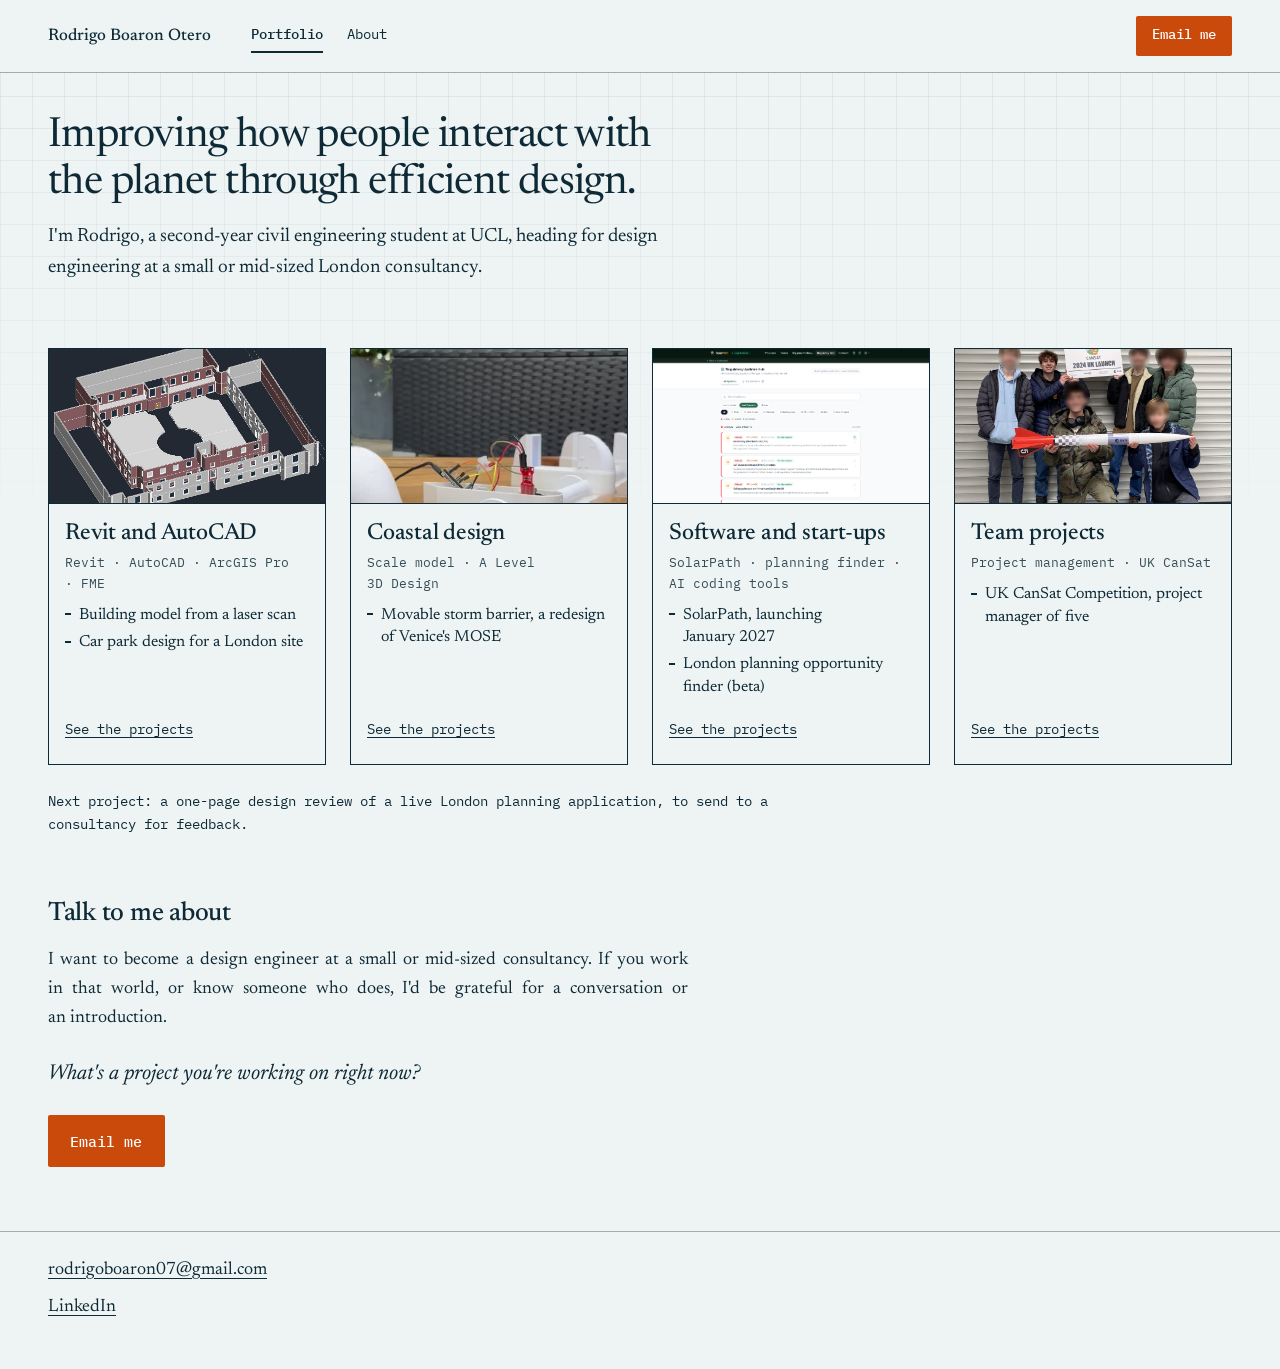
<file: index.html>
<!doctype html>
<html lang="en">
<head>
<meta charset="utf-8">
<meta name="viewport" content="width=device-width, initial-scale=1">
<meta name="robots" content="noindex, nofollow">
<title>Portfolio, Rodrigo Boaron Otero, civil engineering student</title>
<meta name="description" content="Improving how people interact with the planet through efficient design. Projects by Rodrigo Boaron Otero, civil engineering student at UCL: Revit and AutoCAD, coastal design, software and start-ups, team projects.">
<meta property="og:title" content="Portfolio, Rodrigo Boaron Otero, civil engineering student">
<meta property="og:description" content="Improving how people interact with the planet through efficient design. Projects by Rodrigo Boaron Otero, civil engineering student at UCL: Revit and AutoCAD, coastal design, software and start-ups, team projects.">
<meta property="og:type" content="website">
<link rel="icon" href="data:image/svg+xml,%3Csvg xmlns='http://www.w3.org/2000/svg' viewBox='0 0 32 32'%3E%3Crect width='32' height='32' fill='%230e2a36'/%3E%3Ctext x='16' y='23' font-family='Georgia,serif' font-size='20' text-anchor='middle' fill='%23eef3f4'%3ER%3C/text%3E%3C/svg%3E">
<link rel="preconnect" href="https://fonts.googleapis.com">
<link rel="preconnect" href="https://fonts.gstatic.com" crossorigin>
<link href="https://fonts.googleapis.com/css2?family=IBM+Plex+Mono:wght@400;500&family=Newsreader:ital,opsz,wght@0,6..72,400;0,6..72,500;1,6..72,400&display=swap" rel="stylesheet">
<link rel="stylesheet" href="style.css">
</head>
<body>
<header class="top">
  <a class="name" href="index.html">Rodrigo Boaron Otero</a>
  <nav class="nav" aria-label="Main">
    <a href="index.html" aria-current="page">Portfolio</a>
    <a href="about.html">About</a>
  </nav>
  <a class="btn btn-small" href="mailto:rodrigoboaron07@gmail.com?subject=Hello%20Rodrigo">Email me</a>
</header>

<main>

  <section class="hero hero-compact">
    <h1>Improving how people interact with the planet through efficient design.</h1>
    <p class="lede">I'm Rodrigo, a second-year civil engineering student at UCL, heading for design engineering at a small or mid-sized London consultancy.</p>
  </section>

  <section class="cats-wrap" aria-label="Project categories">
  <div class="cats">
    <a class="cat" href="cad.html">
      <img src="images/revit-model-3d.jpg" alt="3D view of a Revit model of a two-storey courtyard building" width="1200" height="750" loading="lazy">
      <div class="cat-body">
        <h2>Revit and AutoCAD</h2>
        <p class="tags">Revit · AutoCAD · ArcGIS Pro · FME</p>
        <ul class="items"><li>Building model from a laser scan</li><li>Car park design for a London site</li></ul>
        <span class="go">See the projects</span>
      </div>
    </a>
    <a class="cat" href="coastal.html">
      <img src="media/barrier-model-poster.jpg" alt="A scale model of a movable storm barrier across a water channel" width="1200" height="750" loading="lazy">
      <div class="cat-body">
        <h2>Coastal design</h2>
        <p class="tags">Scale model · A Level 3D Design</p>
        <ul class="items"><li>Movable storm barrier, a redesign of Venice's MOSE</li></ul>
        <span class="go">See the projects</span>
      </div>
    </a>
    <a class="cat" href="ventures.html">
      <img src="images/solarpath-regulatory-hub.png" alt="Screenshot of the SolarPath regulatory updates hub" width="1200" height="750" loading="lazy" style="object-position:50% 0">
      <div class="cat-body">
        <h2>Software and start-ups</h2>
        <p class="tags">SolarPath · planning finder · AI coding tools</p>
        <ul class="items"><li>SolarPath, launching January 2027</li><li>London planning opportunity finder (beta)</li></ul>
        <span class="go">See the projects</span>
      </div>
    </a>
    <a class="cat" href="teams.html">
      <img src="images/cansat-team.jpg" alt="Team members at the 2024 UK CanSat launch holding a rocket" width="1200" height="750" loading="lazy" style="object-position:50% 52%">
      <div class="cat-body">
        <h2>Team projects</h2>
        <p class="tags">Project management · UK CanSat</p>
        <ul class="items"><li>UK CanSat Competition, project manager of five</li></ul>
        <span class="go">See the projects</span>
      </div>
    </a>
  </div>
    <p class="now">Next project: a one-page design review of a live London planning application, to send to a consultancy for feedback.</p>
  </section>

  <section class="ask">
    <h2>Talk to me about</h2>
    <p>I want to become a design engineer at a small or mid-sized consultancy. If you work in that world, or know someone who does, I'd be grateful for a conversation or an introduction.</p>
    <p class="question">What's a project you're working on right now?</p>
    <a class="btn" href="mailto:rodrigoboaron07@gmail.com?subject=Hello%20Rodrigo">Email me</a>
  </section>

</main>

<footer>
  <p><a href="mailto:rodrigoboaron07@gmail.com">rodrigoboaron07@gmail.com</a></p>
  <p><a href="https://www.linkedin.com/in/rodrigoboaronotero">LinkedIn</a></p>
</footer>
</body>
</html>
</file>
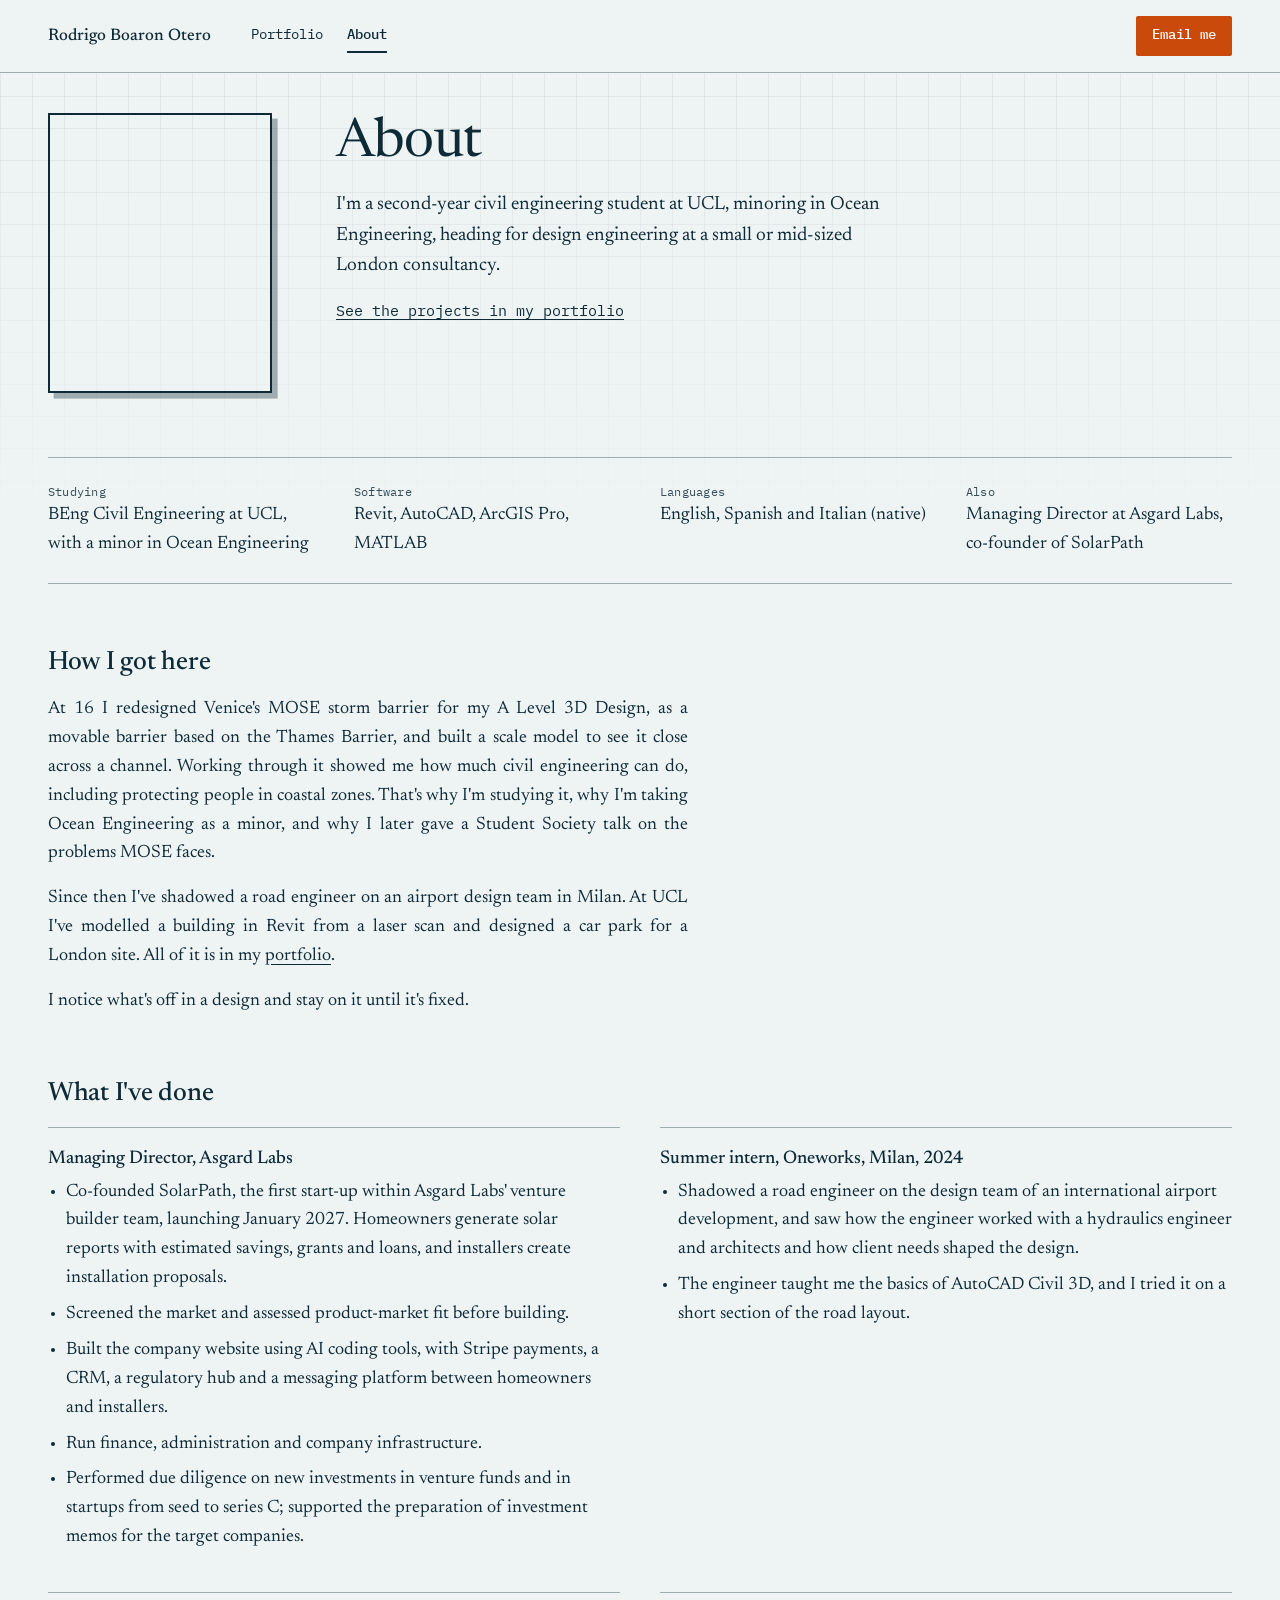
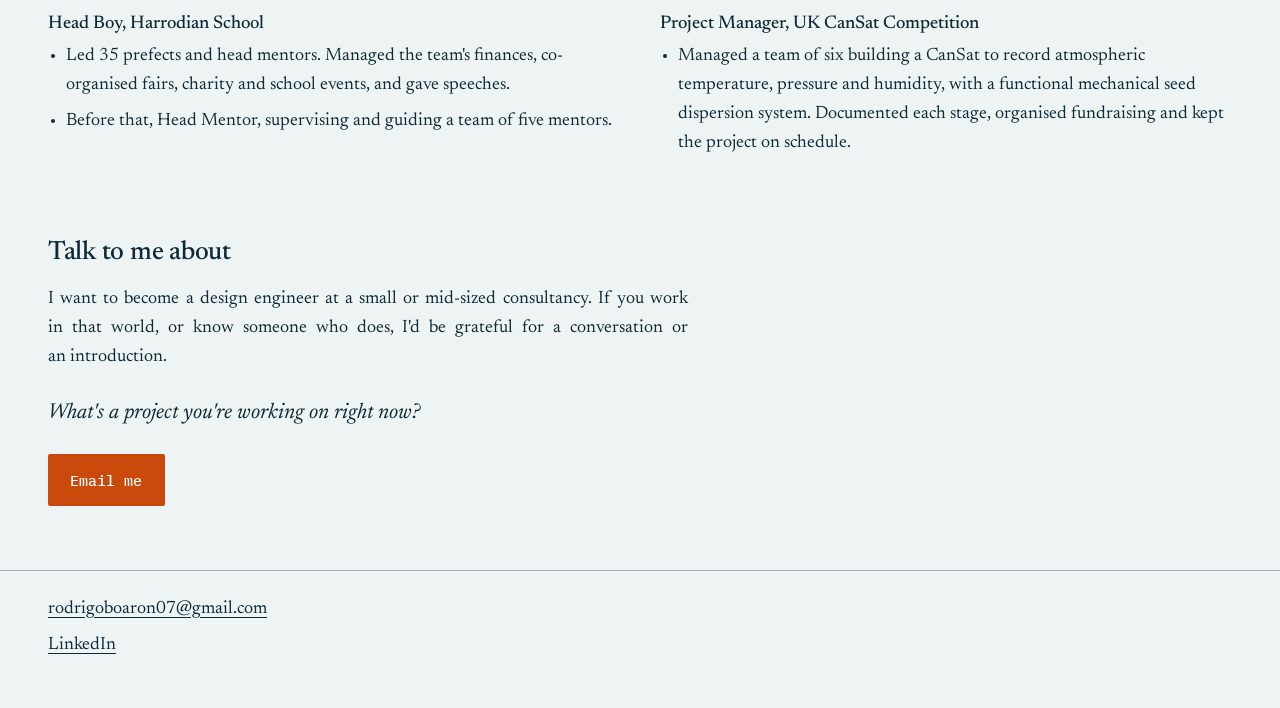
<file: about.html>
<!doctype html>
<html lang="en">
<head>
<meta charset="utf-8">
<meta name="viewport" content="width=device-width, initial-scale=1">
<meta name="robots" content="noindex, nofollow">
<title>About, Rodrigo Boaron Otero</title>
<meta name="description" content="Rodrigo Boaron Otero: civil engineering student at UCL, minoring in Ocean Engineering, heading for design engineering at a London consultancy.">
<meta property="og:title" content="About, Rodrigo Boaron Otero">
<meta property="og:description" content="Rodrigo Boaron Otero: civil engineering student at UCL, minoring in Ocean Engineering, heading for design engineering at a London consultancy.">
<meta property="og:type" content="website">
<link rel="icon" href="data:image/svg+xml,%3Csvg xmlns='http://www.w3.org/2000/svg' viewBox='0 0 32 32'%3E%3Crect width='32' height='32' fill='%230e2a36'/%3E%3Ctext x='16' y='23' font-family='Georgia,serif' font-size='20' text-anchor='middle' fill='%23eef3f4'%3ER%3C/text%3E%3C/svg%3E">
<link rel="preconnect" href="https://fonts.googleapis.com">
<link rel="preconnect" href="https://fonts.gstatic.com" crossorigin>
<link href="https://fonts.googleapis.com/css2?family=IBM+Plex+Mono:wght@400;500&family=Newsreader:ital,opsz,wght@0,6..72,400;0,6..72,500;1,6..72,400&display=swap" rel="stylesheet">
<link rel="stylesheet" href="style.css">
</head>
<body>
<header class="top">
  <a class="name" href="index.html">Rodrigo Boaron Otero</a>
  <nav class="nav" aria-label="Main">
    <a href="index.html">Portfolio</a>
    <a href="about.html" aria-current="page">About</a>
  </nav>
  <a class="btn btn-small" href="mailto:rodrigoboaron07@gmail.com?subject=Hello%20Rodrigo">Email me</a>
</header>

<main>

  <section class="hero about-head">
    <figure class="portrait" aria-hidden="true"><div class="portrait-empty"></div></figure>
    <div>
      <h1>About</h1>
      <p class="lede">I'm a second-year civil engineering student at UCL, minoring in Ocean Engineering, heading for design engineering at a small or mid-sized London consultancy.</p>
      <p><a class="textlink" href="index.html">See the projects in my portfolio</a></p>
    </div>
  </section>

  <section class="creds" aria-label="Background">
    <dl>
      <div><dt>Studying</dt><dd>BEng Civil Engineering at UCL, with a minor in Ocean Engineering</dd></div>
      <div><dt>Software</dt><dd>Revit, AutoCAD, ArcGIS Pro, MATLAB</dd></div>
      <div><dt>Languages</dt><dd>English, Spanish and Italian (native)</dd></div>
      <div><dt>Also</dt><dd>Managing Director at Asgard Labs, co-founder of SolarPath</dd></div>
    </dl>
  </section>

  <section class="story">
    <h2>How I got here</h2>
    <p>At 16 I redesigned Venice's MOSE storm barrier for my A Level 3D Design, as a movable barrier based on the Thames Barrier, and built a scale model to see it close across a channel. Working through it showed me how much civil engineering can do, including protecting people in coastal zones. That's why I'm studying it, why I'm taking Ocean Engineering as a minor, and why I later gave a Student Society talk on the problems MOSE faces.</p>
    <p>Since then I've shadowed a road engineer on an airport design team in Milan. At UCL I've modelled a building in Revit from a laser scan and designed a car park for a London site. All of it is in my <a href="index.html">portfolio</a>.</p>
    <p>I notice what's off in a design and stay on it until it's fixed.</p>
  </section>

  <section class="proof">
    <h2>What I've done</h2>
    <div class="jobs">

    <article>
      <h3>Managing Director, Asgard Labs</h3>
      <ul>
        <li>Co-founded SolarPath, the first start-up within Asgard Labs' venture builder team, launching January 2027. Homeowners generate solar reports with estimated savings, grants and loans, and installers create installation proposals.</li>
        <li>Screened the market and assessed product-market fit before building.</li>
        <li>Built the company website using AI coding tools, with Stripe payments, a CRM, a regulatory hub and a messaging platform between homeowners and installers.</li>
        <li>Run finance, administration and company infrastructure.</li>
        <li>Performed due diligence on new investments in venture funds and in startups from seed to series C; supported the preparation of investment memos for the target companies.</li>
      </ul>
    </article>

    <article>
      <h3>Summer intern, Oneworks, Milan, 2024</h3>
      <ul>
        <li>Shadowed a road engineer on the design team of an international airport development, and saw how the engineer worked with a hydraulics engineer and architects and how client needs shaped the design.</li>
        <li>The engineer taught me the basics of AutoCAD Civil 3D, and I tried it on a short section of the road layout.</li>
      </ul>
    </article>

    <article>
      <h3>Head Boy, Harrodian School</h3>
      <ul>
        <li>Led 35 prefects and head mentors. Managed the team's finances, co-organised fairs, charity and school events, and gave speeches.</li>
        <li>Before that, Head Mentor, supervising and guiding a team of five mentors.</li>
      </ul>
    </article>

    <article>
      <h3>Project Manager, UK CanSat Competition</h3>
      <ul>
        <li>Managed a team of six building a CanSat to record atmospheric temperature, pressure and humidity, with a functional mechanical seed dispersion system. Documented each stage, organised fundraising and kept the project on schedule.</li>
      </ul>
    </article>

    </div>
  </section>

  <section class="ask">
    <h2>Talk to me about</h2>
    <p>I want to become a design engineer at a small or mid-sized consultancy. If you work in that world, or know someone who does, I'd be grateful for a conversation or an introduction.</p>
    <p class="question">What's a project you're working on right now?</p>
    <a class="btn" href="mailto:rodrigoboaron07@gmail.com?subject=Hello%20Rodrigo">Email me</a>
  </section>

</main>

<footer>
  <p><a href="mailto:rodrigoboaron07@gmail.com">rodrigoboaron07@gmail.com</a></p>
  <p><a href="https://www.linkedin.com/in/rodrigoboaronotero">LinkedIn</a></p>
</footer>
</body>
</html>
</file>
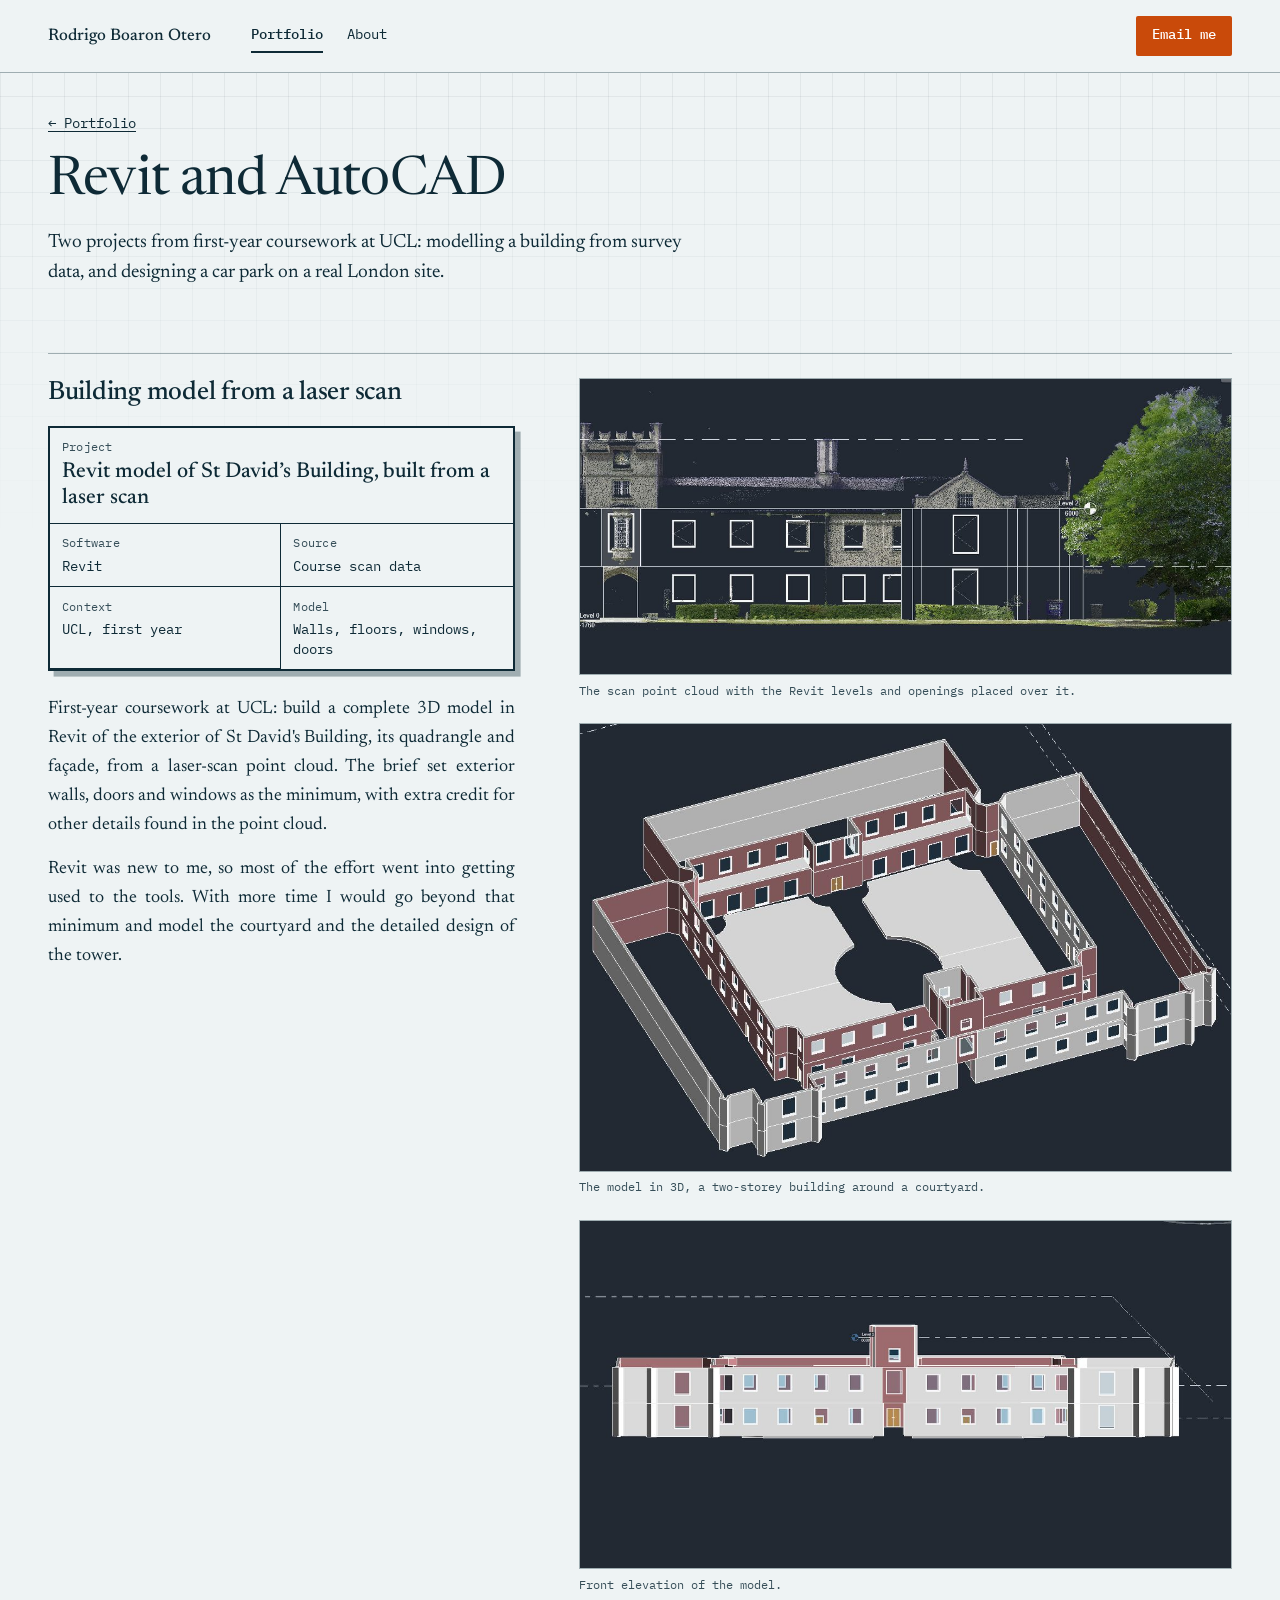
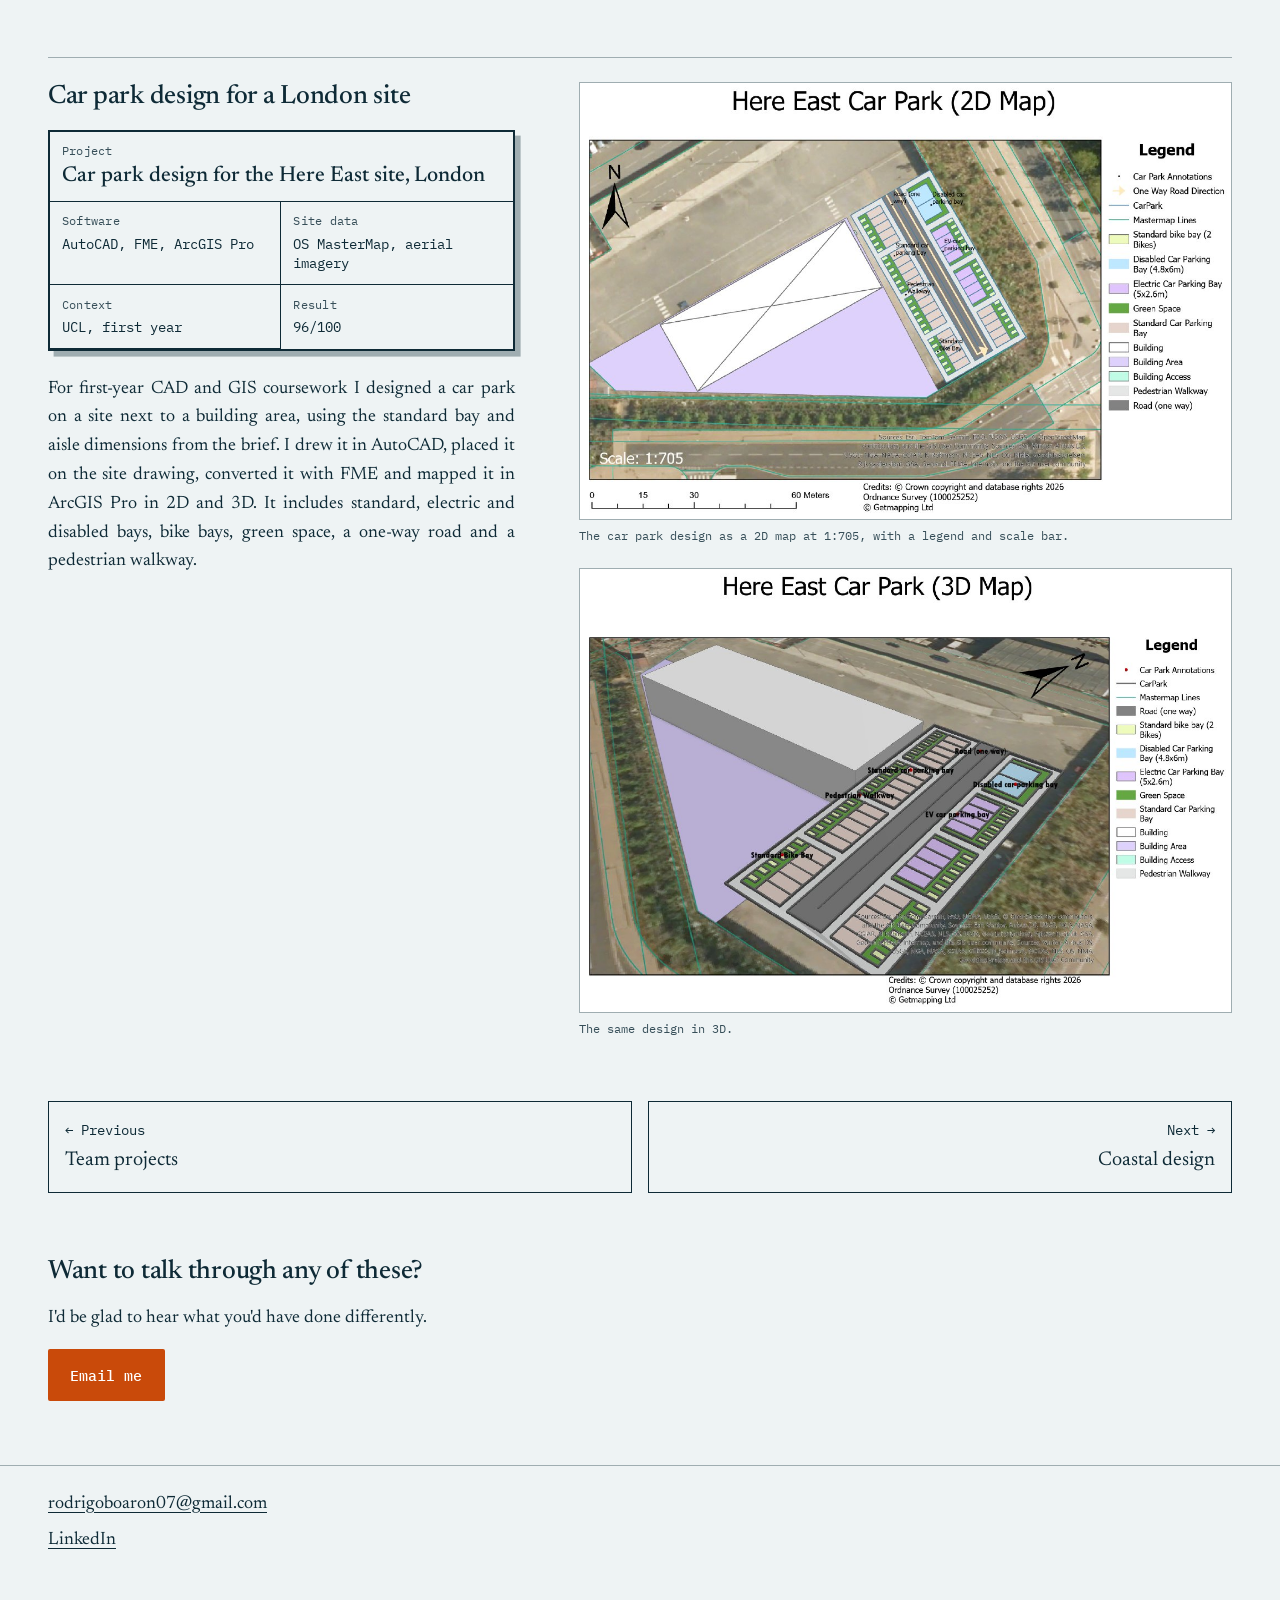
<file: cad.html>
<!doctype html>
<html lang="en">
<head>
<meta charset="utf-8">
<meta name="viewport" content="width=device-width, initial-scale=1">
<meta name="robots" content="noindex, nofollow">
<title>Revit and AutoCAD, Rodrigo Boaron Otero</title>
<meta name="description" content="Two UCL projects: a Revit model of a building built from a laser scan, and a car park design drawn in AutoCAD and mapped in ArcGIS Pro.">
<meta property="og:title" content="Revit and AutoCAD, Rodrigo Boaron Otero">
<meta property="og:description" content="Two UCL projects: a Revit model of a building built from a laser scan, and a car park design drawn in AutoCAD and mapped in ArcGIS Pro.">
<meta property="og:type" content="website">
<link rel="icon" href="data:image/svg+xml,%3Csvg xmlns='http://www.w3.org/2000/svg' viewBox='0 0 32 32'%3E%3Crect width='32' height='32' fill='%230e2a36'/%3E%3Ctext x='16' y='23' font-family='Georgia,serif' font-size='20' text-anchor='middle' fill='%23eef3f4'%3ER%3C/text%3E%3C/svg%3E">
<link rel="preconnect" href="https://fonts.googleapis.com">
<link rel="preconnect" href="https://fonts.gstatic.com" crossorigin>
<link href="https://fonts.googleapis.com/css2?family=IBM+Plex+Mono:wght@400;500&family=Newsreader:ital,opsz,wght@0,6..72,400;0,6..72,500;1,6..72,400&display=swap" rel="stylesheet">
<link rel="stylesheet" href="style.css">
</head>
<body>
<header class="top">
  <a class="name" href="index.html">Rodrigo Boaron Otero</a>
  <nav class="nav" aria-label="Main">
    <a href="index.html" aria-current="page">Portfolio</a>
    <a href="about.html">About</a>
  </nav>
  <a class="btn btn-small" href="mailto:rodrigoboaron07@gmail.com?subject=Hello%20Rodrigo">Email me</a>
</header>

<main>

  <section class="hero">
    <p class="crumb"><a href="index.html">&larr; Portfolio</a></p>
    <h1>Revit and AutoCAD</h1>
    <p class="lede">Two projects from first-year coursework at UCL: modelling a building from survey data, and designing a car park on a real London site.</p>
  </section>

  <section id="revit" class="project">
    <div class="text">
    <h2>Building model from a laser scan</h2>
    <div class="titleblock" role="table" aria-label="Project details">
      <div class="tb-row tb-wide" role="row"><span class="tb-k" role="rowheader">Project</span><span class="tb-v tb-big" role="cell">Revit model of St David&rsquo;s Building, built from a laser scan</span></div>
      <div class="tb-row" role="row"><span class="tb-k" role="rowheader">Software</span><span class="tb-v" role="cell">Revit</span></div>
      <div class="tb-row" role="row"><span class="tb-k" role="rowheader">Source</span><span class="tb-v" role="cell">Course scan data</span></div>
      <div class="tb-row" role="row"><span class="tb-k" role="rowheader">Context</span><span class="tb-v" role="cell">UCL, first year</span></div>
      <div class="tb-row" role="row"><span class="tb-k" role="rowheader">Model</span><span class="tb-v" role="cell">Walls, floors, windows, doors</span></div>
    </div>
      <p>First-year coursework at UCL: build a complete 3D model in Revit of the exterior of St David's Building, its quadrangle and fa&ccedil;ade, from a laser-scan point cloud. The brief set exterior walls, doors and windows as the minimum, with extra credit for other details found in the point cloud.</p>
      <p>Revit was new to me, so most of the effort went into getting used to the tools. With more time I would go beyond that minimum and model the courtyard and the detailed design of the tower.</p>
    </div>
    <div class="figs">
      <figure class="shot">
        <img src="images/revit-scan-overlay.jpg" alt="Revit elevation with window and door openings placed over the laser-scan point cloud of a stone building with a tree on the right" width="1200" height="544" loading="lazy">
        <figcaption>The scan point cloud with the Revit levels and openings placed over it.</figcaption>
      </figure>
      <figure class="shot">
        <img src="images/revit-model-3d.jpg" alt="3D view of the Revit model, a two-storey courtyard building with brick and rendered walls" width="1035" height="710" loading="lazy">
        <figcaption>The model in 3D, a two-storey building around a courtyard.</figcaption>
      </figure>
      <figure class="shot">
        <img src="images/revit-front-elevation.jpg" alt="Front elevation of the Revit model with a central entrance and two rows of windows" width="1200" height="640" loading="lazy">
        <figcaption>Front elevation of the model.</figcaption>
      </figure>
    </div>
  </section>
  <section id="carpark" class="project">
    <div class="text">
    <h2>Car park design for a London site</h2>
    <div class="titleblock" role="table" aria-label="Project details">
      <div class="tb-row tb-wide" role="row"><span class="tb-k" role="rowheader">Project</span><span class="tb-v tb-big" role="cell">Car park design for the Here East site, London</span></div>
      <div class="tb-row" role="row"><span class="tb-k" role="rowheader">Software</span><span class="tb-v" role="cell">AutoCAD, FME, ArcGIS Pro</span></div>
      <div class="tb-row" role="row"><span class="tb-k" role="rowheader">Site data</span><span class="tb-v" role="cell">OS MasterMap, aerial imagery</span></div>
      <div class="tb-row" role="row"><span class="tb-k" role="rowheader">Context</span><span class="tb-v" role="cell">UCL, first year</span></div>
      <div class="tb-row" role="row"><span class="tb-k" role="rowheader">Result</span><span class="tb-v" role="cell">96/100</span></div>
    </div>
      <p>For first-year CAD and GIS coursework I designed a car park on a site next to a building area, using the standard bay and aisle dimensions from the brief. I drew it in AutoCAD, placed it on the site drawing, converted it with FME and mapped it in ArcGIS Pro in 2D and 3D. It includes standard, electric and disabled bays, bike bays, green space, a one-way road and a pedestrian walkway.</p>
    </div>
    <div class="figs">
      <figure class="shot">
        <img src="images/carpark-2d.jpg" alt="Plan of a car park beside a building area, showing standard, electric and disabled bays, bike bays, green space and a one-way road, with a legend" width="1175" height="787" loading="lazy">
        <figcaption>The car park design as a 2D map at 1:705, with a legend and scale bar.</figcaption>
      </figure>
      <figure class="shot">
        <img src="images/carpark-3d.jpg" alt="The same car park in a 3D view, with the building extruded beside it" width="1226" height="834" loading="lazy">
        <figcaption>The same design in 3D.</figcaption>
      </figure>
    </div>
  </section>

  <nav class="pager" aria-label="More projects">
    <a class="prev" href="teams.html">&larr; Previous<span>Team projects</span></a>
    <a class="next" href="coastal.html">Next &rarr;<span>Coastal design</span></a>
  </nav>

  <section class="ask">
    <h2>Want to talk through any of these?</h2>
    <p>I'd be glad to hear what you'd have done differently.</p>
    <a class="btn" href="mailto:rodrigoboaron07@gmail.com?subject=Hello%20Rodrigo">Email me</a>
  </section>

</main>

<footer>
  <p><a href="mailto:rodrigoboaron07@gmail.com">rodrigoboaron07@gmail.com</a></p>
  <p><a href="https://www.linkedin.com/in/rodrigoboaronotero">LinkedIn</a></p>
</footer>
</body>
</html>
</file>
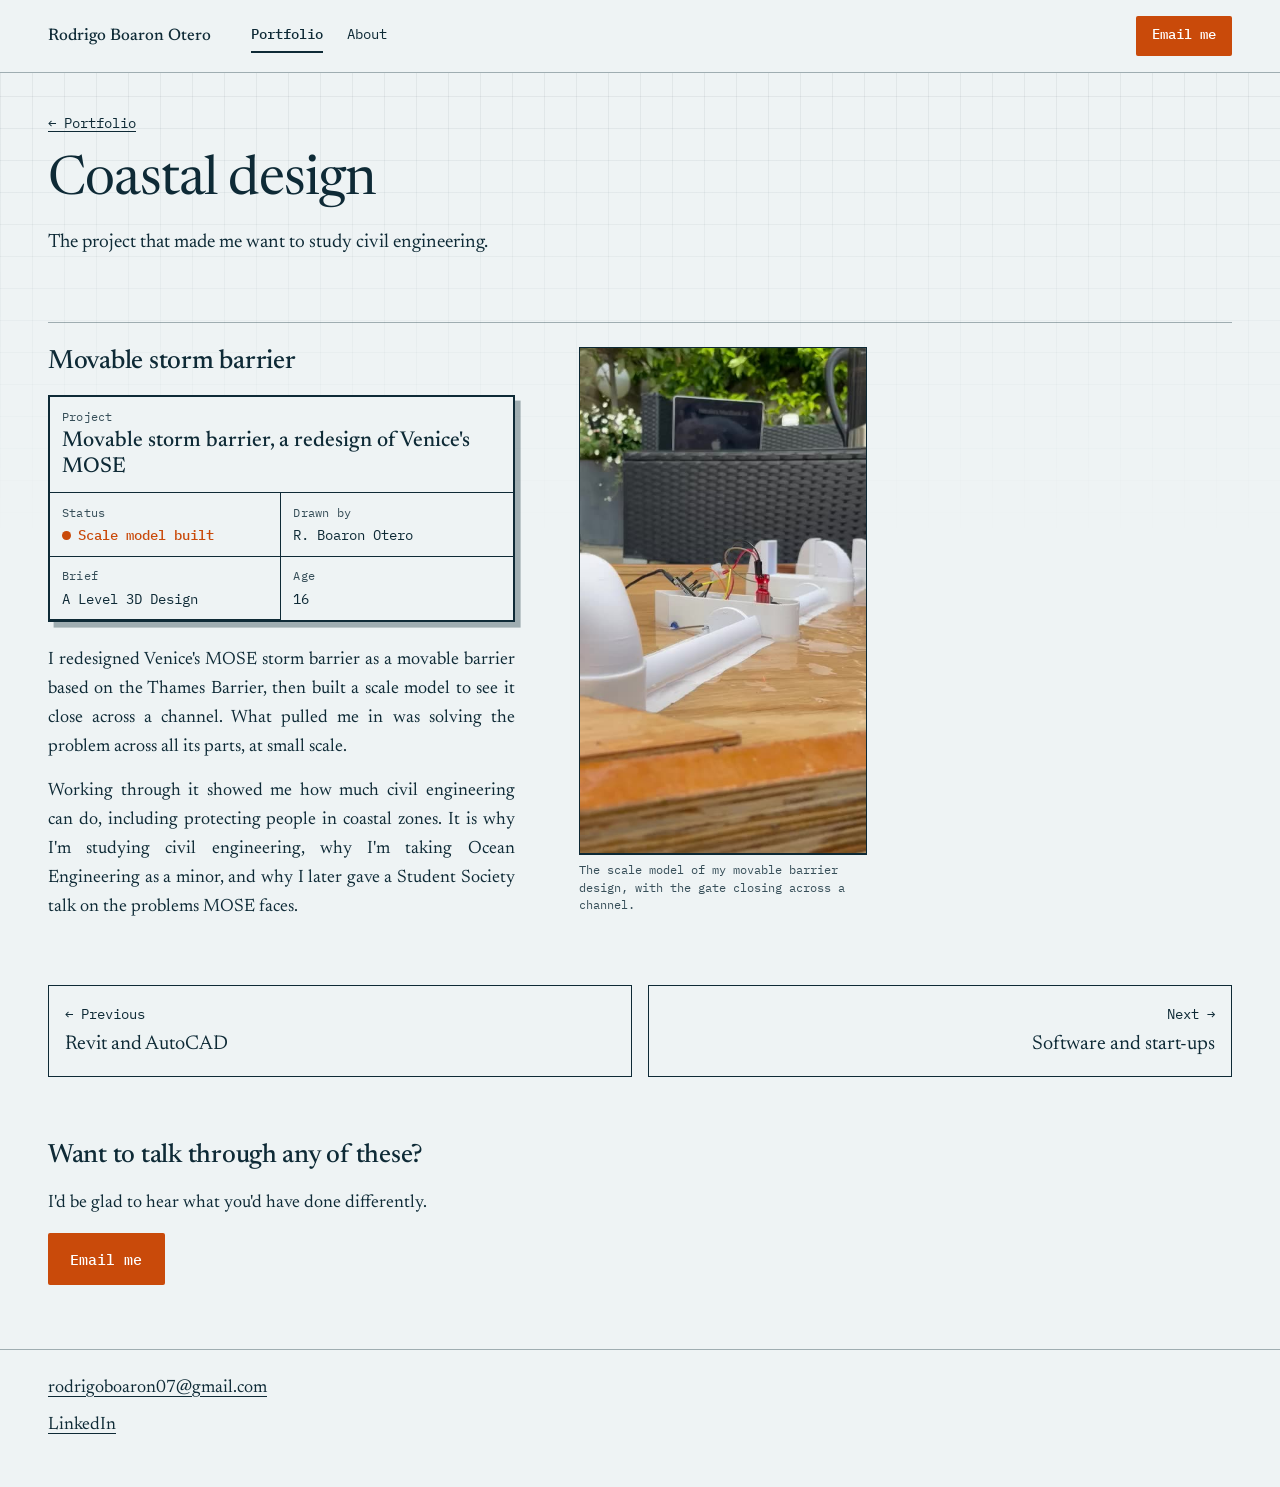
<file: coastal.html>
<!doctype html>
<html lang="en">
<head>
<meta charset="utf-8">
<meta name="viewport" content="width=device-width, initial-scale=1">
<meta name="robots" content="noindex, nofollow">
<title>Coastal design, Rodrigo Boaron Otero</title>
<meta name="description" content="A redesign of the MOSE storm barrier in Venice as a movable barrier, with a working scale model.">
<meta property="og:title" content="Coastal design, Rodrigo Boaron Otero">
<meta property="og:description" content="A redesign of the MOSE storm barrier in Venice as a movable barrier, with a working scale model.">
<meta property="og:type" content="website">
<link rel="icon" href="data:image/svg+xml,%3Csvg xmlns='http://www.w3.org/2000/svg' viewBox='0 0 32 32'%3E%3Crect width='32' height='32' fill='%230e2a36'/%3E%3Ctext x='16' y='23' font-family='Georgia,serif' font-size='20' text-anchor='middle' fill='%23eef3f4'%3ER%3C/text%3E%3C/svg%3E">
<link rel="preconnect" href="https://fonts.googleapis.com">
<link rel="preconnect" href="https://fonts.gstatic.com" crossorigin>
<link href="https://fonts.googleapis.com/css2?family=IBM+Plex+Mono:wght@400;500&family=Newsreader:ital,opsz,wght@0,6..72,400;0,6..72,500;1,6..72,400&display=swap" rel="stylesheet">
<link rel="stylesheet" href="style.css">
</head>
<body>
<header class="top">
  <a class="name" href="index.html">Rodrigo Boaron Otero</a>
  <nav class="nav" aria-label="Main">
    <a href="index.html" aria-current="page">Portfolio</a>
    <a href="about.html">About</a>
  </nav>
  <a class="btn btn-small" href="mailto:rodrigoboaron07@gmail.com?subject=Hello%20Rodrigo">Email me</a>
</header>

<main>

  <section class="hero">
    <p class="crumb"><a href="index.html">&larr; Portfolio</a></p>
    <h1>Coastal design</h1>
    <p class="lede">The project that made me want to study civil engineering.</p>
  </section>

  <section id="barrier" class="project">
    <div class="text">
    <h2>Movable storm barrier</h2>
    <div class="titleblock" role="table" aria-label="Project details">
      <div class="tb-row tb-wide" role="row"><span class="tb-k" role="rowheader">Project</span><span class="tb-v tb-big" role="cell">Movable storm barrier, a redesign of Venice's MOSE</span></div>
      <div class="tb-row" role="row"><span class="tb-k" role="rowheader">Status</span><span class="tb-v tb-status" role="cell">Scale model built</span></div>
      <div class="tb-row" role="row"><span class="tb-k" role="rowheader">Drawn by</span><span class="tb-v" role="cell">R. Boaron Otero</span></div>
      <div class="tb-row" role="row"><span class="tb-k" role="rowheader">Brief</span><span class="tb-v" role="cell">A Level 3D Design</span></div>
      <div class="tb-row" role="row"><span class="tb-k" role="rowheader">Age</span><span class="tb-v" role="cell">16</span></div>
    </div>
      <p>I redesigned Venice's MOSE storm barrier as a movable barrier based on the Thames Barrier, then built a scale model to see it close across a channel. What pulled me in was solving the problem across all its parts, at small scale.</p>
      <p>Working through it showed me how much civil engineering can do, including protecting people in coastal zones. It is why I'm studying civil engineering, why I'm taking Ocean Engineering as a minor, and why I later gave a Student Society talk on the problems MOSE faces.</p>
    </div>
    <div class="figs">
      <figure class="shot shot-video">
        <video id="barrier-video" src="media/barrier-model.mp4" poster="media/barrier-model-poster.jpg" width="480" height="848" muted loop autoplay playsinline preload="metadata" aria-label="A scale model of a movable barrier. A rotating gate swings closed across a channel while water runs over the board."></video>
        <figcaption>The scale model of my movable barrier design, with the gate closing across a channel.</figcaption>
      </figure>
    </div>
  </section>

  <nav class="pager" aria-label="More projects">
    <a class="prev" href="cad.html">&larr; Previous<span>Revit and AutoCAD</span></a>
    <a class="next" href="ventures.html">Next &rarr;<span>Software and start-ups</span></a>
  </nav>

  <section class="ask">
    <h2>Want to talk through any of these?</h2>
    <p>I'd be glad to hear what you'd have done differently.</p>
    <a class="btn" href="mailto:rodrigoboaron07@gmail.com?subject=Hello%20Rodrigo">Email me</a>
  </section>

</main>

<footer>
  <p><a href="mailto:rodrigoboaron07@gmail.com">rodrigoboaron07@gmail.com</a></p>
  <p><a href="https://www.linkedin.com/in/rodrigoboaronotero">LinkedIn</a></p>
</footer>
<script>
  (function () {
    var v = document.getElementById("barrier-video");
    if (v && window.matchMedia && window.matchMedia("(prefers-reduced-motion: reduce)").matches) {
      v.removeAttribute("autoplay"); v.pause(); v.setAttribute("controls", "");
    }
  })();
</script>
</body>
</html>
</file>
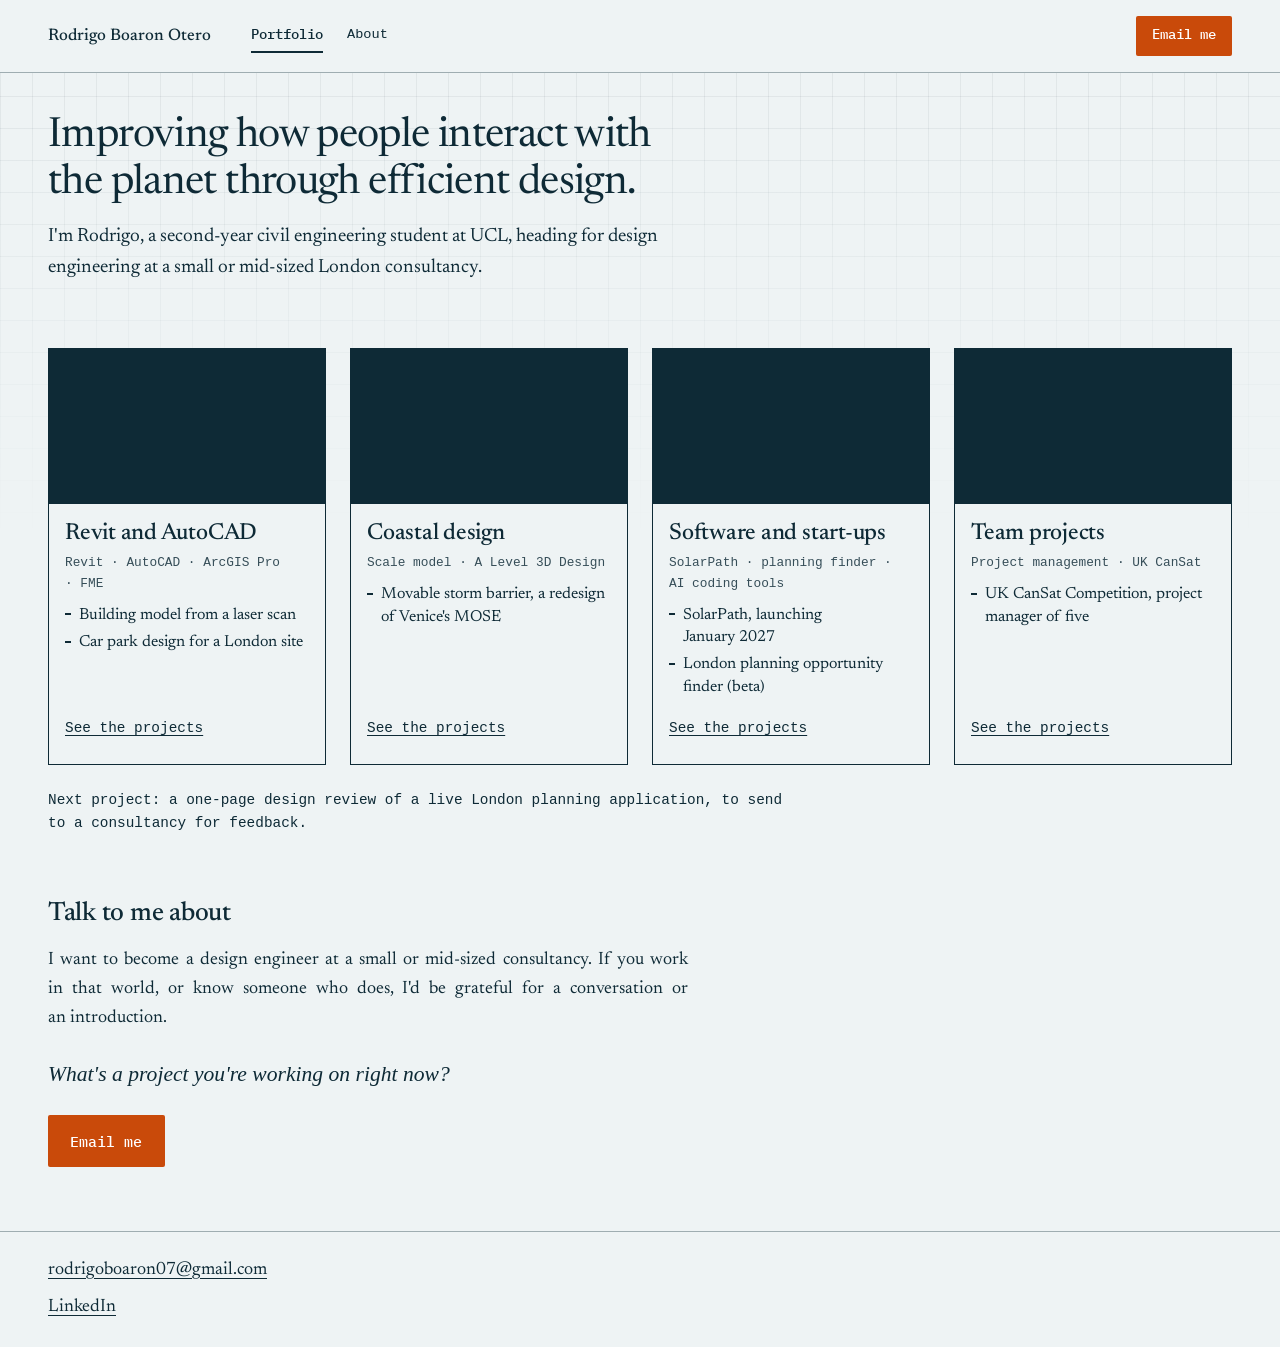
<file: portfolio.html>
<!doctype html>
<html lang="en">
<head>
<meta charset="utf-8">
<meta http-equiv="refresh" content="0; url=index.html">
<meta name="viewport" content="width=device-width, initial-scale=1">
<meta name="robots" content="noindex, nofollow">
<title>Portfolio, Rodrigo Boaron Otero</title>
<meta name="description" content="Portfolio of Rodrigo Boaron Otero.">
<meta property="og:title" content="Portfolio, Rodrigo Boaron Otero">
<meta property="og:description" content="Portfolio of Rodrigo Boaron Otero.">
<meta property="og:type" content="website">
<link rel="icon" href="data:image/svg+xml,%3Csvg xmlns='http://www.w3.org/2000/svg' viewBox='0 0 32 32'%3E%3Crect width='32' height='32' fill='%230e2a36'/%3E%3Ctext x='16' y='23' font-family='Georgia,serif' font-size='20' text-anchor='middle' fill='%23eef3f4'%3ER%3C/text%3E%3C/svg%3E">
<link rel="preconnect" href="https://fonts.googleapis.com">
<link rel="preconnect" href="https://fonts.gstatic.com" crossorigin>
<link href="https://fonts.googleapis.com/css2?family=IBM+Plex+Mono:wght@400;500&family=Newsreader:ital,opsz,wght@0,6..72,400;0,6..72,500;1,6..72,400&display=swap" rel="stylesheet">
<link rel="stylesheet" href="style.css">
</head>
<body>
<main><p><a href="index.html">Portfolio</a></p></main>
</body>
</html>
</file>
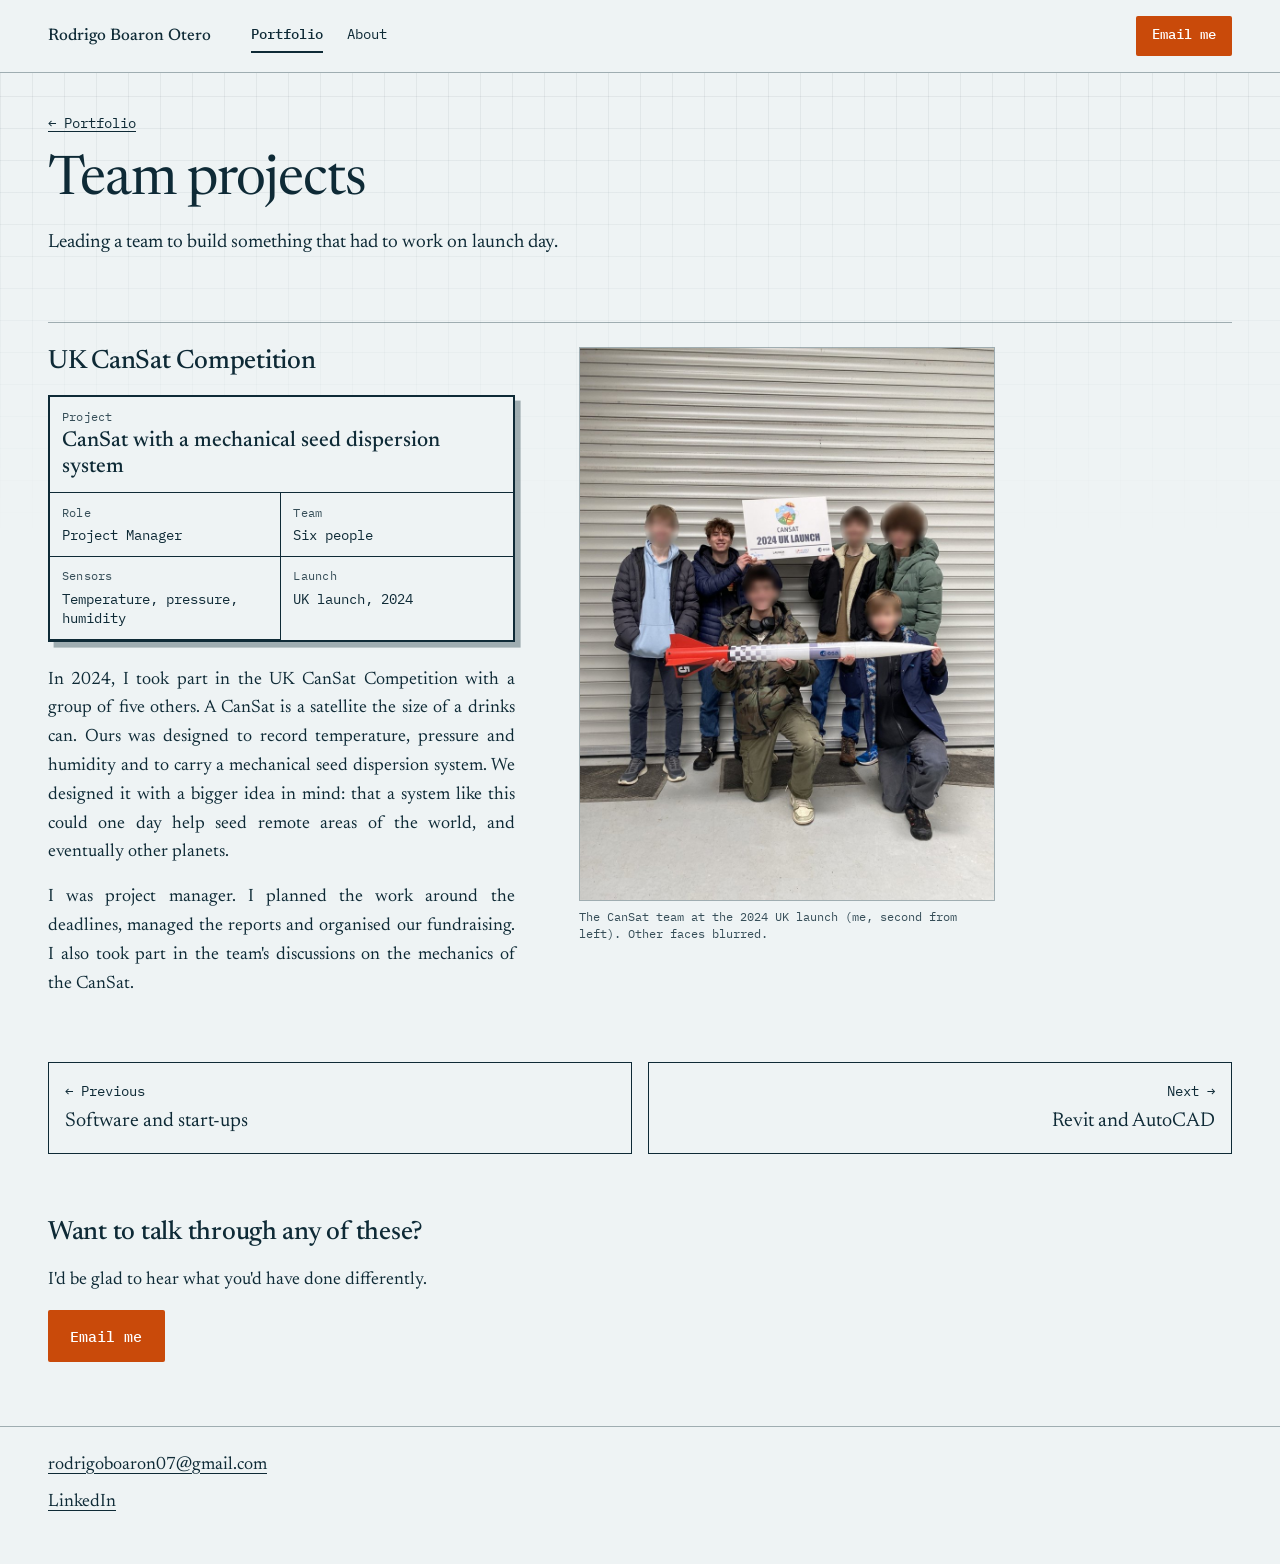
<file: teams.html>
<!doctype html>
<html lang="en">
<head>
<meta charset="utf-8">
<meta name="viewport" content="width=device-width, initial-scale=1">
<meta name="robots" content="noindex, nofollow">
<title>Team projects, Rodrigo Boaron Otero</title>
<meta name="description" content="Project manager of a six-person team building a CanSat with a mechanical seed dispersion system for the UK CanSat Competition.">
<meta property="og:title" content="Team projects, Rodrigo Boaron Otero">
<meta property="og:description" content="Project manager of a six-person team building a CanSat with a mechanical seed dispersion system for the UK CanSat Competition.">
<meta property="og:type" content="website">
<link rel="icon" href="data:image/svg+xml,%3Csvg xmlns='http://www.w3.org/2000/svg' viewBox='0 0 32 32'%3E%3Crect width='32' height='32' fill='%230e2a36'/%3E%3Ctext x='16' y='23' font-family='Georgia,serif' font-size='20' text-anchor='middle' fill='%23eef3f4'%3ER%3C/text%3E%3C/svg%3E">
<link rel="preconnect" href="https://fonts.googleapis.com">
<link rel="preconnect" href="https://fonts.gstatic.com" crossorigin>
<link href="https://fonts.googleapis.com/css2?family=IBM+Plex+Mono:wght@400;500&family=Newsreader:ital,opsz,wght@0,6..72,400;0,6..72,500;1,6..72,400&display=swap" rel="stylesheet">
<link rel="stylesheet" href="style.css">
</head>
<body>
<header class="top">
  <a class="name" href="index.html">Rodrigo Boaron Otero</a>
  <nav class="nav" aria-label="Main">
    <a href="index.html" aria-current="page">Portfolio</a>
    <a href="about.html">About</a>
  </nav>
  <a class="btn btn-small" href="mailto:rodrigoboaron07@gmail.com?subject=Hello%20Rodrigo">Email me</a>
</header>

<main>

  <section class="hero">
    <p class="crumb"><a href="index.html">&larr; Portfolio</a></p>
    <h1>Team projects</h1>
    <p class="lede">Leading a team to build something that had to work on launch day.</p>
  </section>

  <section id="cansat" class="project">
    <div class="text">
    <h2>UK CanSat Competition</h2>
    <div class="titleblock" role="table" aria-label="Project details">
      <div class="tb-row tb-wide" role="row"><span class="tb-k" role="rowheader">Project</span><span class="tb-v tb-big" role="cell">CanSat with a mechanical seed dispersion system</span></div>
      <div class="tb-row" role="row"><span class="tb-k" role="rowheader">Role</span><span class="tb-v" role="cell">Project Manager</span></div>
      <div class="tb-row" role="row"><span class="tb-k" role="rowheader">Team</span><span class="tb-v" role="cell">Six people</span></div>
      <div class="tb-row" role="row"><span class="tb-k" role="rowheader">Sensors</span><span class="tb-v" role="cell">Temperature, pressure, humidity</span></div>
      <div class="tb-row" role="row"><span class="tb-k" role="rowheader">Launch</span><span class="tb-v" role="cell">UK launch, 2024</span></div>
    </div>
      <p>In 2024, I took part in the UK CanSat Competition with a group of five others. A CanSat is a satellite the size of a drinks can. Ours was designed to record temperature, pressure and humidity and to carry a mechanical seed dispersion system. We designed it with a bigger idea in mind: that a system like this could one day help seed remote areas of the world, and eventually other planets.</p>
      <p>I was project manager. I planned the work around the deadlines, managed the reports and organised our fundraising. I also took part in the team's discussions on the mechanics of the CanSat.</p>
    </div>
    <div class="figs">
      <figure class="shot shot-narrow">
        <img src="images/cansat-team.jpg" alt="Six team members at the 2024 UK CanSat launch holding a rocket and a launch sign; I am second from the left, and the others are blurred" width="900" height="1200" loading="lazy">
        <figcaption>The CanSat team at the 2024 UK launch (me, second from left). Other faces blurred.</figcaption>
      </figure>
    </div>
  </section>

  <nav class="pager" aria-label="More projects">
    <a class="prev" href="ventures.html">&larr; Previous<span>Software and start-ups</span></a>
    <a class="next" href="cad.html">Next &rarr;<span>Revit and AutoCAD</span></a>
  </nav>

  <section class="ask">
    <h2>Want to talk through any of these?</h2>
    <p>I'd be glad to hear what you'd have done differently.</p>
    <a class="btn" href="mailto:rodrigoboaron07@gmail.com?subject=Hello%20Rodrigo">Email me</a>
  </section>

</main>

<footer>
  <p><a href="mailto:rodrigoboaron07@gmail.com">rodrigoboaron07@gmail.com</a></p>
  <p><a href="https://www.linkedin.com/in/rodrigoboaronotero">LinkedIn</a></p>
</footer>
</body>
</html>
</file>
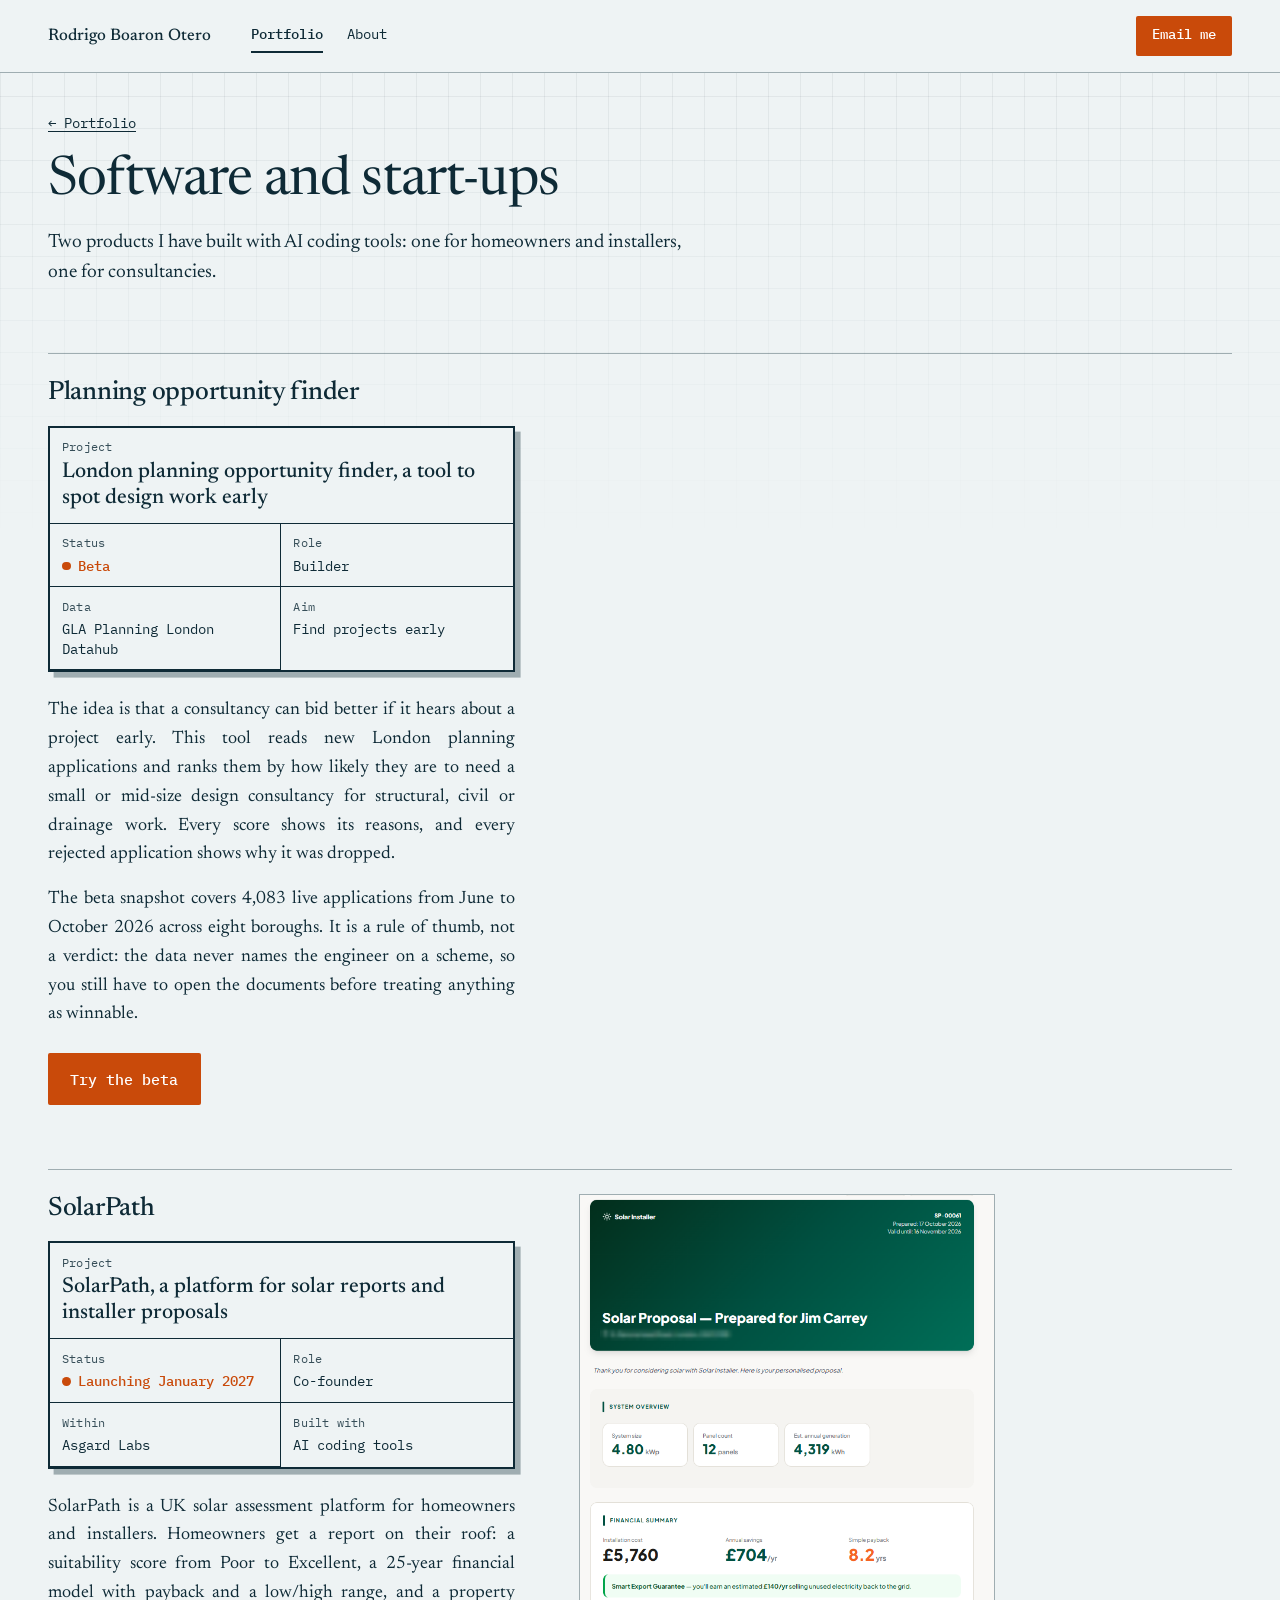
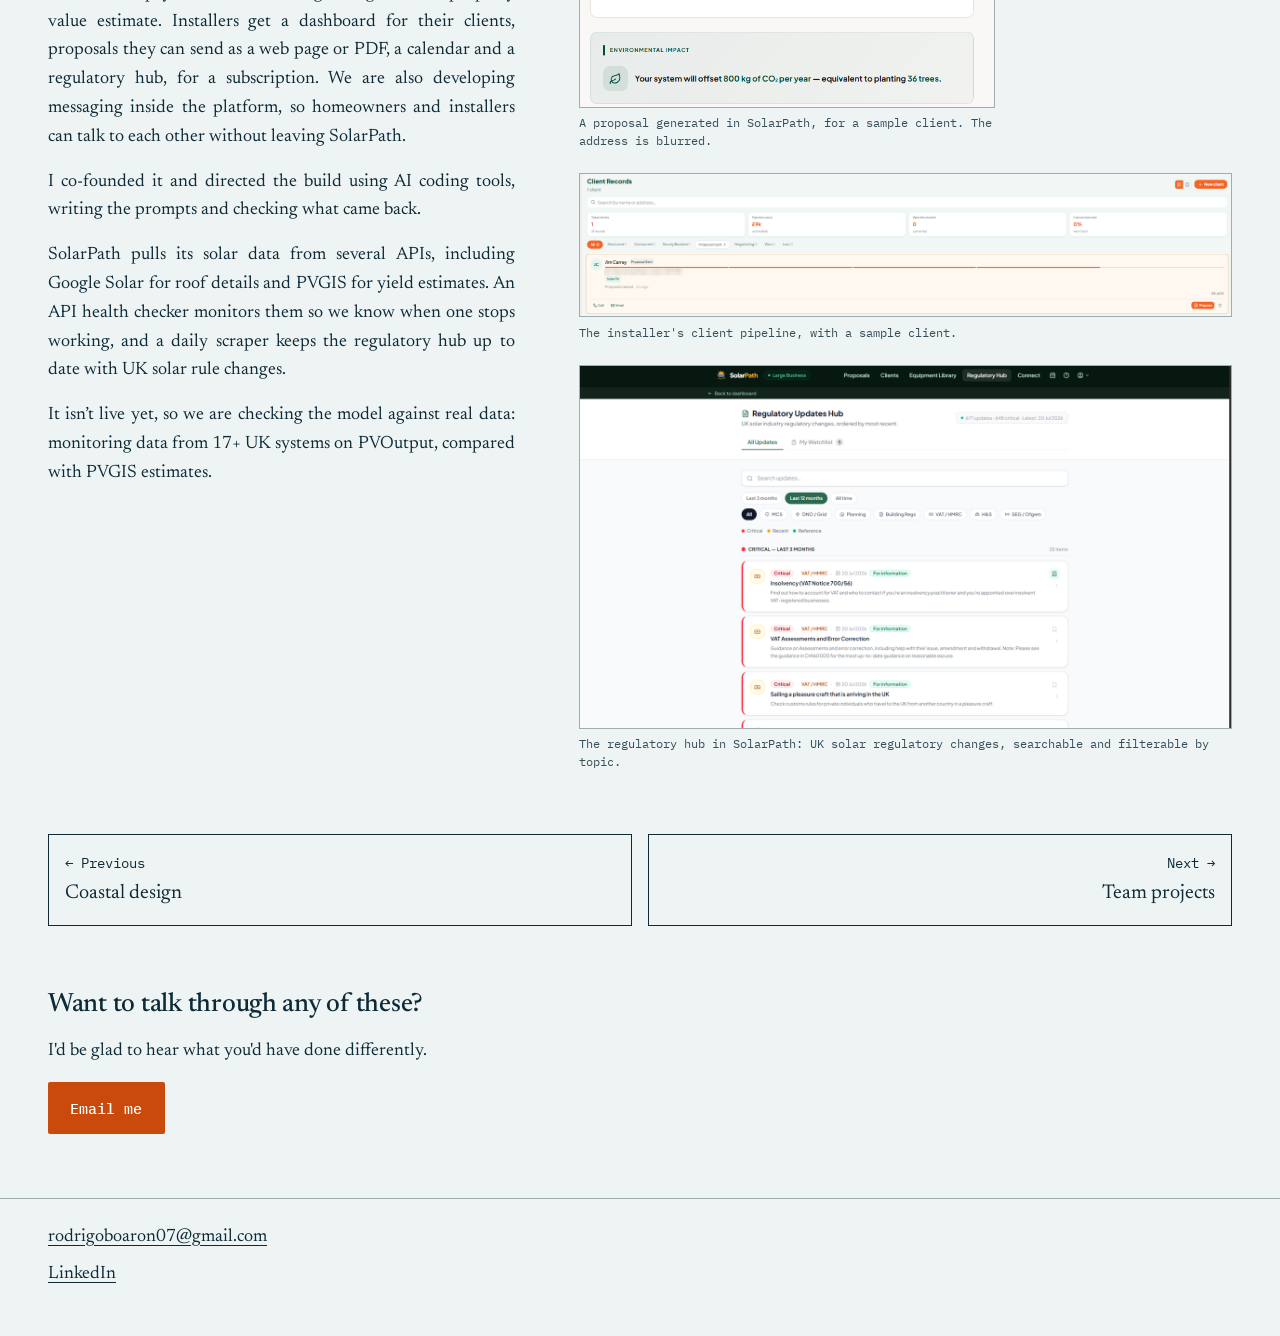
<file: ventures.html>
<!doctype html>
<html lang="en">
<head>
<meta charset="utf-8">
<meta name="viewport" content="width=device-width, initial-scale=1">
<meta name="robots" content="noindex, nofollow">
<title>Software and start-ups, Rodrigo Boaron Otero</title>
<meta name="description" content="SolarPath, a solar reports and installer proposals platform, and a planning opportunity finder for London design consultancies.">
<meta property="og:title" content="Software and start-ups, Rodrigo Boaron Otero">
<meta property="og:description" content="SolarPath, a solar reports and installer proposals platform, and a planning opportunity finder for London design consultancies.">
<meta property="og:type" content="website">
<link rel="icon" href="data:image/svg+xml,%3Csvg xmlns='http://www.w3.org/2000/svg' viewBox='0 0 32 32'%3E%3Crect width='32' height='32' fill='%230e2a36'/%3E%3Ctext x='16' y='23' font-family='Georgia,serif' font-size='20' text-anchor='middle' fill='%23eef3f4'%3ER%3C/text%3E%3C/svg%3E">
<link rel="preconnect" href="https://fonts.googleapis.com">
<link rel="preconnect" href="https://fonts.gstatic.com" crossorigin>
<link href="https://fonts.googleapis.com/css2?family=IBM+Plex+Mono:wght@400;500&family=Newsreader:ital,opsz,wght@0,6..72,400;0,6..72,500;1,6..72,400&display=swap" rel="stylesheet">
<link rel="stylesheet" href="style.css">
</head>
<body>
<header class="top">
  <a class="name" href="index.html">Rodrigo Boaron Otero</a>
  <nav class="nav" aria-label="Main">
    <a href="index.html" aria-current="page">Portfolio</a>
    <a href="about.html">About</a>
  </nav>
  <a class="btn btn-small" href="mailto:rodrigoboaron07@gmail.com?subject=Hello%20Rodrigo">Email me</a>
</header>

<main>

  <section class="hero">
    <p class="crumb"><a href="index.html">&larr; Portfolio</a></p>
    <h1>Software and start-ups</h1>
    <p class="lede">Two products I have built with AI coding tools: one for homeowners and installers, one for consultancies.</p>
  </section>

  <section id="planning" class="project">
    <div class="text">
    <h2>Planning opportunity finder</h2>
    <div class="titleblock" role="table" aria-label="Project details">
      <div class="tb-row tb-wide" role="row"><span class="tb-k" role="rowheader">Project</span><span class="tb-v tb-big" role="cell">London planning opportunity finder, a tool to spot design work early</span></div>
      <div class="tb-row" role="row"><span class="tb-k" role="rowheader">Status</span><span class="tb-v tb-status" role="cell">Beta</span></div>
      <div class="tb-row" role="row"><span class="tb-k" role="rowheader">Role</span><span class="tb-v" role="cell">Builder</span></div>
      <div class="tb-row" role="row"><span class="tb-k" role="rowheader">Data</span><span class="tb-v" role="cell">GLA Planning London Datahub</span></div>
      <div class="tb-row" role="row"><span class="tb-k" role="rowheader">Aim</span><span class="tb-v" role="cell">Find projects early</span></div>
    </div>
      <p>The idea is that a consultancy can bid better if it hears about a project early. This tool reads new London planning applications and ranks them by how likely they are to need a small or mid-size design consultancy for structural, civil or drainage work. Every score shows its reasons, and every rejected application shows why it was dropped.</p>
      <p>The beta snapshot covers 4,083 live applications from June to October 2026 across eight boroughs. It is a rule of thumb, not a verdict: the data never names the engineer on a scheme, so you still have to open the documents before treating anything as winnable.</p>
      <a class="btn" href="https://claude.ai/artifact/SBcyz8CPsJHyA2Qj9vKX5m">Try the beta</a>
    </div>
    <div class="figs">
    </div>
  </section>
  <section id="solarpath" class="project">
    <div class="text">
    <h2>SolarPath</h2>
    <div class="titleblock" role="table" aria-label="Project details">
      <div class="tb-row tb-wide" role="row"><span class="tb-k" role="rowheader">Project</span><span class="tb-v tb-big" role="cell">SolarPath, a platform for solar reports and installer proposals</span></div>
      <div class="tb-row" role="row"><span class="tb-k" role="rowheader">Status</span><span class="tb-v tb-status" role="cell">Launching January 2027</span></div>
      <div class="tb-row" role="row"><span class="tb-k" role="rowheader">Role</span><span class="tb-v" role="cell">Co-founder</span></div>
      <div class="tb-row" role="row"><span class="tb-k" role="rowheader">Within</span><span class="tb-v" role="cell">Asgard Labs</span></div>
      <div class="tb-row" role="row"><span class="tb-k" role="rowheader">Built with</span><span class="tb-v" role="cell">AI coding tools</span></div>
    </div>
      <p>SolarPath is a UK solar assessment platform for homeowners and installers. Homeowners get a report on their roof: a suitability score from Poor to Excellent, a 25-year financial model with payback and a low/high range, and a property value estimate. Installers get a dashboard for their clients, proposals they can send as a web page or PDF, a calendar and a regulatory hub, for a subscription. We are also developing messaging inside the platform, so homeowners and installers can talk to each other without leaving SolarPath.</p>
      <p>I co-founded it and directed the build using AI coding tools, writing the prompts and checking what came back.</p>
      <p>SolarPath pulls its solar data from several APIs, including Google Solar for roof details and PVGIS for yield estimates. An API health checker monitors them so we know when one stops working, and a daily scraper keeps the regulatory hub up to date with UK solar rule changes.</p>
      <p>It isn&rsquo;t live yet, so we are checking the model against real data: monitoring data from 17+ UK systems on PVOutput, compared with PVGIS estimates.</p>
    </div>
    <div class="figs">
      <figure class="shot shot-narrow">
        <img src="images/solarpath-proposal.png" alt="Screenshot of a SolarPath solar proposal for a sample homeowner: system size 4.80 kWp, 12 panels, estimated annual generation 4,319 kWh, installation cost, annual savings and simple payback." width="699" height="865" loading="lazy">
        <figcaption>A proposal generated in SolarPath, for a sample client. The address is blurred.</figcaption>
      </figure>
      <figure class="shot">
        <img src="images/solarpath-clients.png" alt="Screenshot of the SolarPath client records page: a pipeline from new lead to won, with one sample client at the proposal sent stage." width="1400" height="305" loading="lazy">
        <figcaption>The installer's client pipeline, with a sample client.</figcaption>
      </figure>
      <figure class="shot">
        <img src="images/solarpath-regulatory-hub.png" alt="Screenshot of the SolarPath Regulatory Updates Hub: a searchable list of UK solar regulatory changes, with filters for MCS, DNO and grid, planning, building regulations, VAT, health and safety, and SEG." width="1400" height="778" loading="lazy">
        <figcaption>The regulatory hub in SolarPath: UK solar regulatory changes, searchable and filterable by topic.</figcaption>
      </figure>
    </div>
  </section>

  <nav class="pager" aria-label="More projects">
    <a class="prev" href="coastal.html">&larr; Previous<span>Coastal design</span></a>
    <a class="next" href="teams.html">Next &rarr;<span>Team projects</span></a>
  </nav>

  <section class="ask">
    <h2>Want to talk through any of these?</h2>
    <p>I'd be glad to hear what you'd have done differently.</p>
    <a class="btn" href="mailto:rodrigoboaron07@gmail.com?subject=Hello%20Rodrigo">Email me</a>
  </section>

</main>

<footer>
  <p><a href="mailto:rodrigoboaron07@gmail.com">rodrigoboaron07@gmail.com</a></p>
  <p><a href="https://www.linkedin.com/in/rodrigoboaronotero">LinkedIn</a></p>
</footer>
</body>
</html>
</file>
<file: style.css>
/* Harbour palette: cool drafting paper, deep marine ink, plus one survey-orange signal used only for actions and the status. */
:root {
  --paper: #eef3f4;
  --ink: #0e2a36;
  --signal: #c94a0a;
  --rule: rgba(14, 42, 54, 0.35);
  --grid: rgba(14, 42, 54, 0.07);
  --hover: #ffffff;
  --on-signal: #ffffff;
  --on-ink: #eef3f4;
  --serif: "Newsreader", Georgia, "Times New Roman", serif;
  --mono: "IBM Plex Mono", ui-monospace, "SFMono-Regular", Menlo, Consolas, monospace;
  /* one spacing scale for the whole site */
  --gutter: clamp(1.25rem, 4vw, 3rem);
  --s-1: 0.5rem;
  --s-2: 1rem;
  --s-3: 1.5rem;
  --s-4: 2.5rem;
  --s-5: clamp(2.5rem, 6vw, 4rem);
  --measure: 40rem;
}

* { box-sizing: border-box; }
html { -webkit-text-size-adjust: 100%; }

body {
  position: relative;
  isolation: isolate;
  margin: 0;
  background: var(--paper);
  color: var(--ink);
  font-family: var(--serif);
  font-size: 1.125rem;
  line-height: 1.6;
  font-optical-sizing: auto;
}

/* every page uses the full width, with the same gutter on both sides */
main, .top, footer { width: 100%; max-width: none; margin: 0; padding-left: var(--gutter); padding-right: var(--gutter); }

a { color: inherit; text-underline-offset: 0.2em; }
a:focus-visible, .btn:focus-visible { outline: 3px solid var(--signal); outline-offset: 3px; }

/* top line */
.top { display: flex; flex-wrap: wrap; align-items: center; justify-content: space-between; gap: var(--s-1) var(--s-2); padding-top: var(--s-2); padding-bottom: var(--s-2); border-bottom: 1px solid var(--rule); }
.name { font-weight: 500; font-size: 1.05rem; text-decoration: none; }
.nav { order: 3; width: 100%; display: flex; gap: var(--s-3); font-family: var(--mono); font-size: 0.85rem; }
.nav a { text-decoration: none; padding: 0.35rem 0; border-bottom: 2px solid transparent; }
.nav a:hover { border-bottom-color: var(--rule); }
.nav a[aria-current="page"] { border-bottom-color: var(--ink); font-weight: 500; }
.nav a:focus-visible { outline: 3px solid var(--signal); outline-offset: 3px; }

.btn { display: inline-block; background: var(--signal); color: var(--on-signal); font-family: var(--mono); font-size: 0.95rem; font-weight: 500; text-decoration: none; padding: 0.85rem 1.4rem; border-radius: 2px; min-height: 44px; }
.btn:hover { background: var(--ink); color: var(--on-ink); }
.btn-small { padding: 0.5rem 1rem; font-size: 0.85rem; min-height: 40px; }

.textlink { font-family: var(--mono); font-size: 0.95rem; }
.crumb { font-family: var(--mono); font-size: 0.85rem; margin: 0 0 var(--s-2); }

/* page heads */
/* spacing rule: every block in main is separated from the one above by --s-5 (margin only, no padding),
   every page starts --s-4 under the header, and a block never adds space after its own last element */
main > * + * { margin-top: var(--s-5); }
main section > :last-child, .project .text > :last-child, .about-head > div > :last-child { margin-bottom: 0; }
.hero { padding-top: var(--s-4); }
h1 { font-size: clamp(1.9rem, 5.2vw, 3.4rem); line-height: 1.12; font-weight: 400; letter-spacing: -0.015em; margin: 0 0 var(--s-2); max-width: 24ch; }
.lede { font-size: 1.2rem; margin: 0 0 var(--s-2); max-width: var(--measure); }
h2 { font-size: 1.65rem; font-weight: 500; line-height: 1.2; margin: 0 0 var(--s-2); letter-spacing: -0.01em; }
h3 { font-size: 1.15rem; font-weight: 500; margin: 0 0 0.25rem; }
p { margin: 0 0 var(--s-2); max-width: var(--measure); }
.now { font-family: var(--mono); font-size: 0.9rem; margin-top: var(--s-3); max-width: 46rem; }

/* portfolio hub: category cards */
.cats { display: grid; gap: var(--s-3); grid-template-columns: repeat(auto-fit, minmax(min(100%, 17rem), 1fr)); }
.cat { display: flex; flex-direction: column; border: 1px solid var(--ink); text-decoration: none; background: var(--paper); }
.cat { transition: background-color .15s, color .15s; }
.cat:hover { background: var(--ink); color: var(--on-ink); }
.cat:hover img { border-bottom-color: var(--on-ink); }
.cat:focus-visible { outline: 3px solid var(--signal); outline-offset: 3px; }
.cat img { display: block; width: 100%; height: auto; aspect-ratio: 16 / 10; object-fit: cover; object-position: 50% 30%; border-bottom: 1px solid var(--ink); background: var(--ink); }
.cat-body { padding: var(--s-2) var(--s-2) var(--s-3); display: flex; flex-direction: column; gap: 0.35rem; flex: 1; }
.cat h2 { margin: 0; font-size: 1.45rem; }
.cat .tags { font-family: var(--mono); font-size: 0.78rem; opacity: 0.75; margin: 0; }
.cat p { margin: 0; }
.cat .go { font-family: var(--mono); font-size: 0.9rem; margin-top: auto; padding-top: var(--s-1); text-decoration: underline; text-underline-offset: 0.2em; }

/* title block: the one memorable element */
.titleblock { display: grid; grid-template-columns: 1fr 1fr; border: 2px solid var(--ink); margin: 0 0 var(--s-3); font-family: var(--mono); }
.tb-row { display: flex; flex-direction: column; gap: 0.2rem; padding: 0.6rem 0.75rem 0.7rem; border-right: 1px solid var(--ink); border-bottom: 1px solid var(--ink); }
.tb-row:nth-child(odd) { border-right: 0; }
.tb-row:last-child { border-bottom: 0; }
.tb-wide { grid-column: 1 / -1; border-right: 0; }
.tb-k { font-size: 0.72rem; opacity: 0.7; }
.tb-v { font-size: 0.9rem; line-height: 1.35; }
.tb-big { font-family: var(--serif); font-size: 1.35rem; line-height: 1.2; font-weight: 500; }
.tb-status { color: var(--signal); font-weight: 500; }

/* project sections on sub-pages: text left, pictures right on wide screens */
.project { border-top: 1px solid var(--rule); display: grid; gap: var(--s-3); padding-top: var(--s-3); }
.project > .text { min-width: 0; }
.figs { display: grid; gap: var(--s-3); align-content: start; min-width: 0; }
.shot { margin: 0; }
.shot img, .shot video { display: block; width: 100%; height: auto; border: 1px solid var(--rule); }
.shot video { background: var(--ink); }
.shot figcaption { font-family: var(--mono); font-size: 0.78rem; opacity: 0.75; margin-top: 0.4rem; line-height: 1.4; max-width: 46rem; }
.shot-narrow { max-width: 26rem; }
.shot-video { max-width: 18rem; }
.project .btn { margin-top: var(--s-1); }

/* about */
.about-head { display: grid; gap: var(--s-3); align-items: start; }
.portrait { margin: 0; width: 12rem; }
.portrait img { display: block; width: 100%; height: auto; aspect-ratio: 4 / 5; object-fit: cover; object-position: 50% 20%; border: 2px solid var(--ink); }
.creds { border-top: 1px solid var(--rule); border-bottom: 1px solid var(--rule); padding: var(--s-3) 0; }
.creds dl { margin: 0; display: grid; gap: var(--s-2) var(--s-4); grid-template-columns: repeat(auto-fit, minmax(14rem, 1fr)); }
.creds dt { font-family: var(--mono); font-size: 0.8rem; opacity: 0.75; }
.creds dd { margin: 0; }
.proof .jobs { display: grid; gap: var(--s-3) var(--s-4); grid-template-columns: repeat(auto-fit, minmax(min(100%, 30rem), 1fr)); }
.proof article { border-top: 1px solid var(--rule); padding-top: var(--s-2); }
.proof ul { margin: 0 0 var(--s-2); padding-left: 1.1rem; max-width: var(--measure); }
.proof li { margin-bottom: 0.45rem; }

.question { font-size: 1.35rem; font-style: italic; margin: var(--s-3) 0; }

footer { margin-top: var(--s-5); border-top: 1px solid var(--rule); padding-top: var(--s-3); padding-bottom: var(--s-4); }
footer p { margin: 0 0 0.5rem; max-width: none; }

@media (min-width: 40rem) {
  .titleblock { grid-template-columns: repeat(4, 1fr); }
  .tb-row:nth-child(3) { border-right: 1px solid var(--ink); }
  .nav { order: 0; width: auto; margin: 0 auto 0 var(--s-3); }
}
@media (min-width: 62rem) {
  .project { grid-template-columns: minmax(20rem, 5fr) minmax(0, 7fr); gap: var(--s-3) var(--s-5); align-items: start; }
  .project .titleblock { grid-template-columns: 1fr 1fr; }
  .project .tb-row:nth-child(3) { border-right: 0; }
  .about-head { grid-template-columns: 14rem minmax(0, 1fr); gap: var(--s-5); }
  .portrait { width: 100%; }
}
@media (prefers-reduced-motion: reduce) { * { scroll-behavior: auto !important; } }

.cat img[src*="solarpath"] { object-position: 50% 0 !important; }

/* compact hero on the portfolio home so the projects start in the first screen */
.hero-compact h1 { font-size: clamp(1.7rem, 3.4vw, 2.6rem); max-width: 34ch; }
.cats-wrap .now { margin-top: var(--s-3); }
.cat .items { list-style: none; margin: 0.25rem 0 0; padding: 0; font-size: 1rem; line-height: 1.4; }
.cat .items li { margin-bottom: 0.3rem; padding-left: 0.9rem; position: relative; }
.cat .items li::before { content: ""; position: absolute; left: 0; top: 0.6em; width: 0.4rem; height: 2px; background: var(--ink); }
.cat img { aspect-ratio: 16 / 9; }

/* ---- polish pass ---- */
::selection { background: var(--ink); color: var(--on-ink); }
h1, h2, h3 { text-wrap: balance; }
p, li { text-wrap: pretty; }

/* a faint drafting grid behind the top of every page, fading out */
body::before {
  content: "";
  position: absolute; inset: 0 0 auto 0; height: 34rem; z-index: -1; pointer-events: none;
  background-image: linear-gradient(var(--grid) 1px, transparent 1px), linear-gradient(90deg, var(--grid) 1px, transparent 1px);
  background-size: 2rem 2rem;
  -webkit-mask-image: linear-gradient(to bottom, #000 0%, transparent 100%);
          mask-image: linear-gradient(to bottom, #000 0%, transparent 100%);
}
.top { background: var(--paper); }

/* small mono text: a little more legible */
.tb-k, .creds dt, .cat .tags, .shot figcaption { opacity: 0.82; }
.tb-k, .creds dt { font-size: 0.75rem; letter-spacing: 0.02em; }
.cat .tags { font-size: 0.8rem; }

/* title block reads as a drawing-sheet element */
.titleblock { background: var(--paper); box-shadow: 0.35rem 0.35rem 0 var(--rule); }
.tb-status::before { content: ""; display: inline-block; width: 0.55rem; height: 0.55rem; border-radius: 50%; background: currentColor; margin-right: 0.45rem; vertical-align: 0.02em; }

/* sub-page footer navigation */
.pager { display: grid; gap: var(--s-2); grid-template-columns: 1fr; }
.pager a { display: block; border: 1px solid var(--ink); padding: var(--s-2); text-decoration: none; font-family: var(--mono); font-size: 0.9rem; }
.pager a span { display: block; font-family: var(--serif); font-size: 1.25rem; margin-top: 0.15rem; }
.pager a:hover { background: var(--ink); color: var(--on-ink); }
.pager a:focus-visible { outline: 3px solid var(--signal); outline-offset: 3px; }
.pager .next { text-align: right; }
@media (min-width: 40rem) { .pager { grid-template-columns: 1fr 1fr; } }

/* about portrait gets the same offset as the title blocks */
.portrait img { box-shadow: 0.35rem 0.35rem 0 var(--rule); }

/* empty portrait frame, until a photo is added */
.portrait-empty { aspect-ratio: 4 / 5; border: 2px solid var(--ink); box-shadow: 0.35rem 0.35rem 0 var(--rule); }

/* justified body text; short or display text stays left-aligned */
main p { text-align: justify; hyphens: auto; -webkit-hyphens: auto; text-justify: inter-word; }
main .lede, main .tags, main .now, main .question, main .shot figcaption, main .cat p, main .pager p { text-align: left; hyphens: manual; }
</file>
